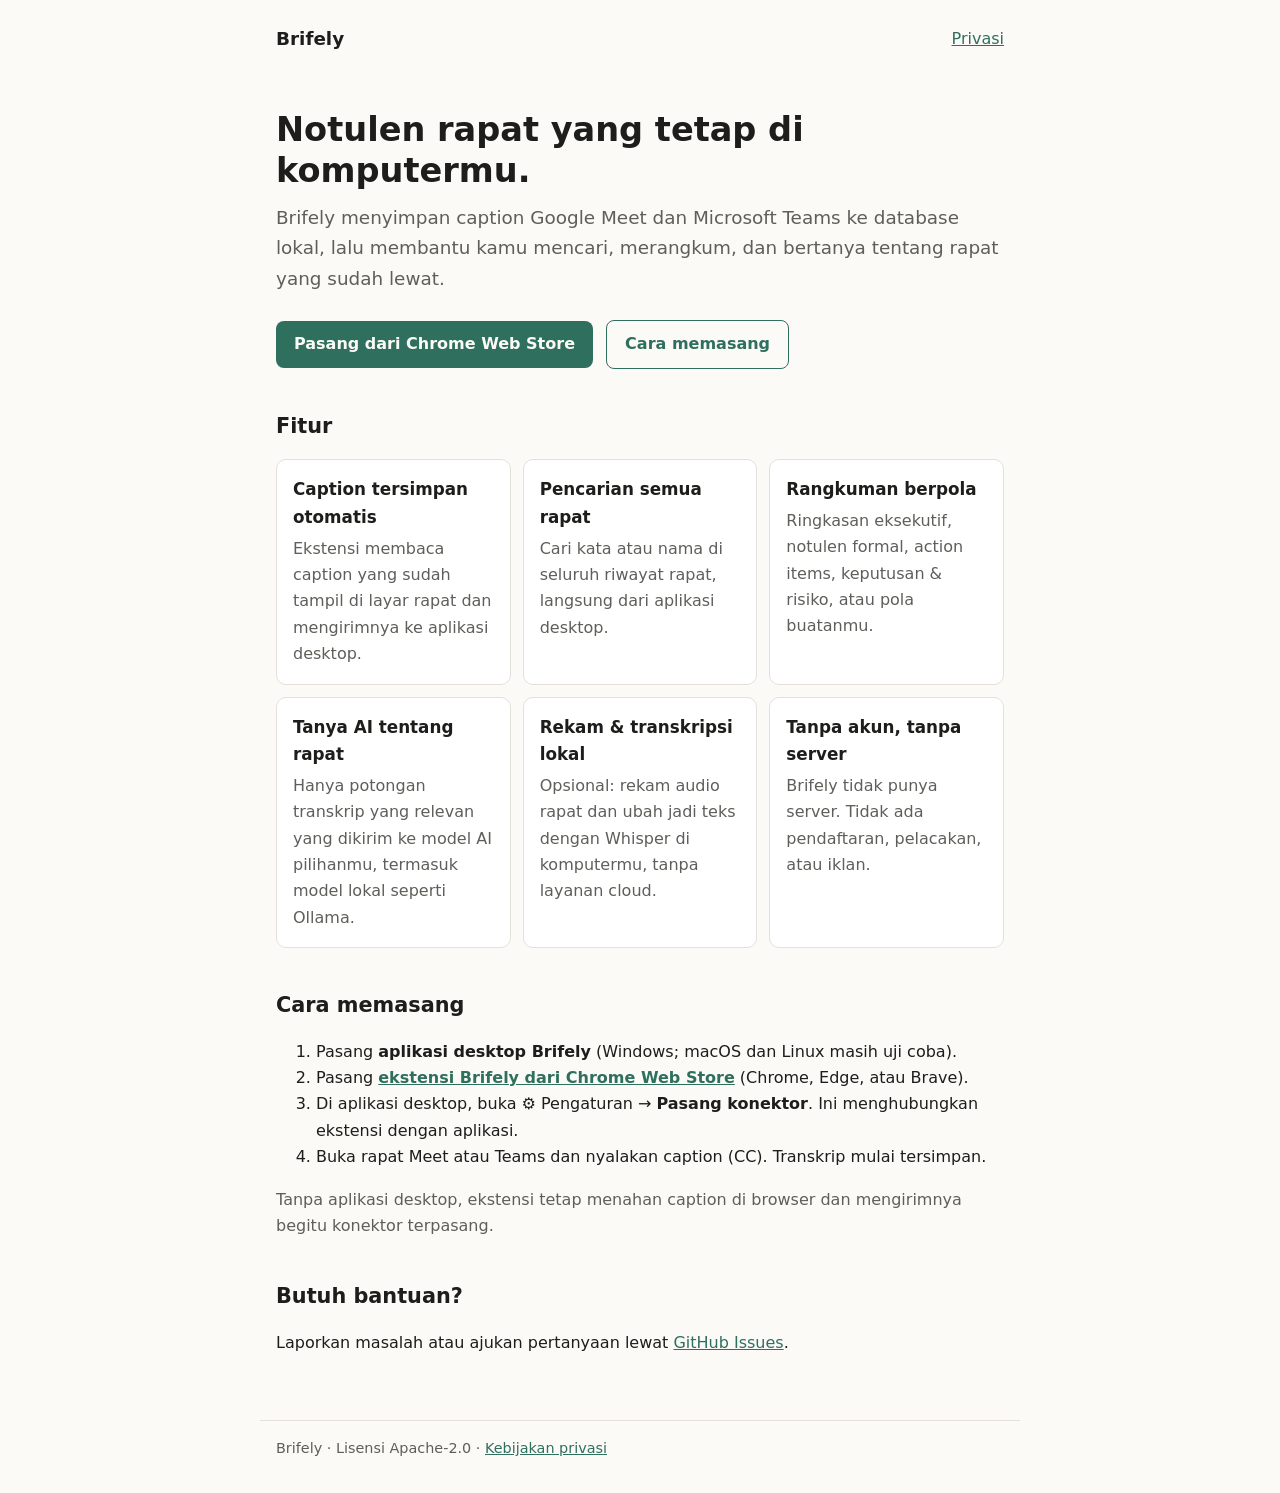
<file: index.html>
<!doctype html>
<html lang="id">
<head>
  <meta charset="utf-8">
  <meta name="viewport" content="width=device-width, initial-scale=1">
  <title>Brifely</title>
  <meta name="description" content="Notulen rapat Google Meet dan Microsoft Teams yang tersimpan di komputermu sendiri.">
  <link rel="stylesheet" href="style.css">
</head>
<body>
  <header>
    <a class="brand" href="./">Brifely</a>
    <nav><a href="privacy.html">Privasi</a></nav>
  </header>

  <main>
    <h1>Notulen rapat yang tetap di komputermu.</h1>
    <p class="lead">
      Brifely menyimpan caption Google Meet dan Microsoft Teams ke database lokal, lalu membantu kamu
      mencari, merangkum, dan bertanya tentang rapat yang sudah lewat.
    </p>
    <a class="button" href="https://chromewebstore.google.com/detail/brifely/hcboglmlcmhjhmopoliiehlnmppiofbl">Pasang dari Chrome Web Store</a>
    <a class="button secondary" href="#mulai">Cara memasang</a>

    <h2>Fitur</h2>
    <div class="grid">
      <div class="card">
        <h3>Caption tersimpan otomatis</h3>
        <p>Ekstensi membaca caption yang sudah tampil di layar rapat dan mengirimnya ke aplikasi desktop.</p>
      </div>
      <div class="card">
        <h3>Pencarian semua rapat</h3>
        <p>Cari kata atau nama di seluruh riwayat rapat, langsung dari aplikasi desktop.</p>
      </div>
      <div class="card">
        <h3>Rangkuman berpola</h3>
        <p>Ringkasan eksekutif, notulen formal, action items, keputusan &amp; risiko, atau pola buatanmu.</p>
      </div>
      <div class="card">
        <h3>Tanya AI tentang rapat</h3>
        <p>Hanya potongan transkrip yang relevan yang dikirim ke model AI pilihanmu, termasuk model lokal seperti Ollama.</p>
      </div>
      <div class="card">
        <h3>Rekam &amp; transkripsi lokal</h3>
        <p>Opsional: rekam audio rapat dan ubah jadi teks dengan Whisper di komputermu, tanpa layanan cloud.</p>
      </div>
      <div class="card">
        <h3>Tanpa akun, tanpa server</h3>
        <p>Brifely tidak punya server. Tidak ada pendaftaran, pelacakan, atau iklan.</p>
      </div>
    </div>

    <h2 id="mulai">Cara memasang</h2>
    <ol>
      <li>Pasang <b>aplikasi desktop Brifely</b> (Windows; macOS dan Linux masih uji coba).</li>
      <li>Pasang <a href="https://chromewebstore.google.com/detail/brifely/hcboglmlcmhjhmopoliiehlnmppiofbl"><b>ekstensi Brifely dari Chrome Web Store</b></a> (Chrome, Edge, atau Brave).</li>
      <li>Di aplikasi desktop, buka ⚙ Pengaturan → <b>Pasang konektor</b>. Ini menghubungkan ekstensi dengan aplikasi.</li>
      <li>Buka rapat Meet atau Teams dan nyalakan caption (CC). Transkrip mulai tersimpan.</li>
    </ol>
    <p class="muted">
      Tanpa aplikasi desktop, ekstensi tetap menahan caption di browser dan mengirimnya begitu konektor terpasang.
    </p>

    <h2>Butuh bantuan?</h2>
    <p>Laporkan masalah atau ajukan pertanyaan lewat <a href="https://github.com/alfikr/site/issues">GitHub Issues</a>.</p>
  </main>

  <footer>
    Brifely · Lisensi Apache-2.0 · <a href="privacy.html">Kebijakan privasi</a>
  </footer>
</body>
</html>
</file>
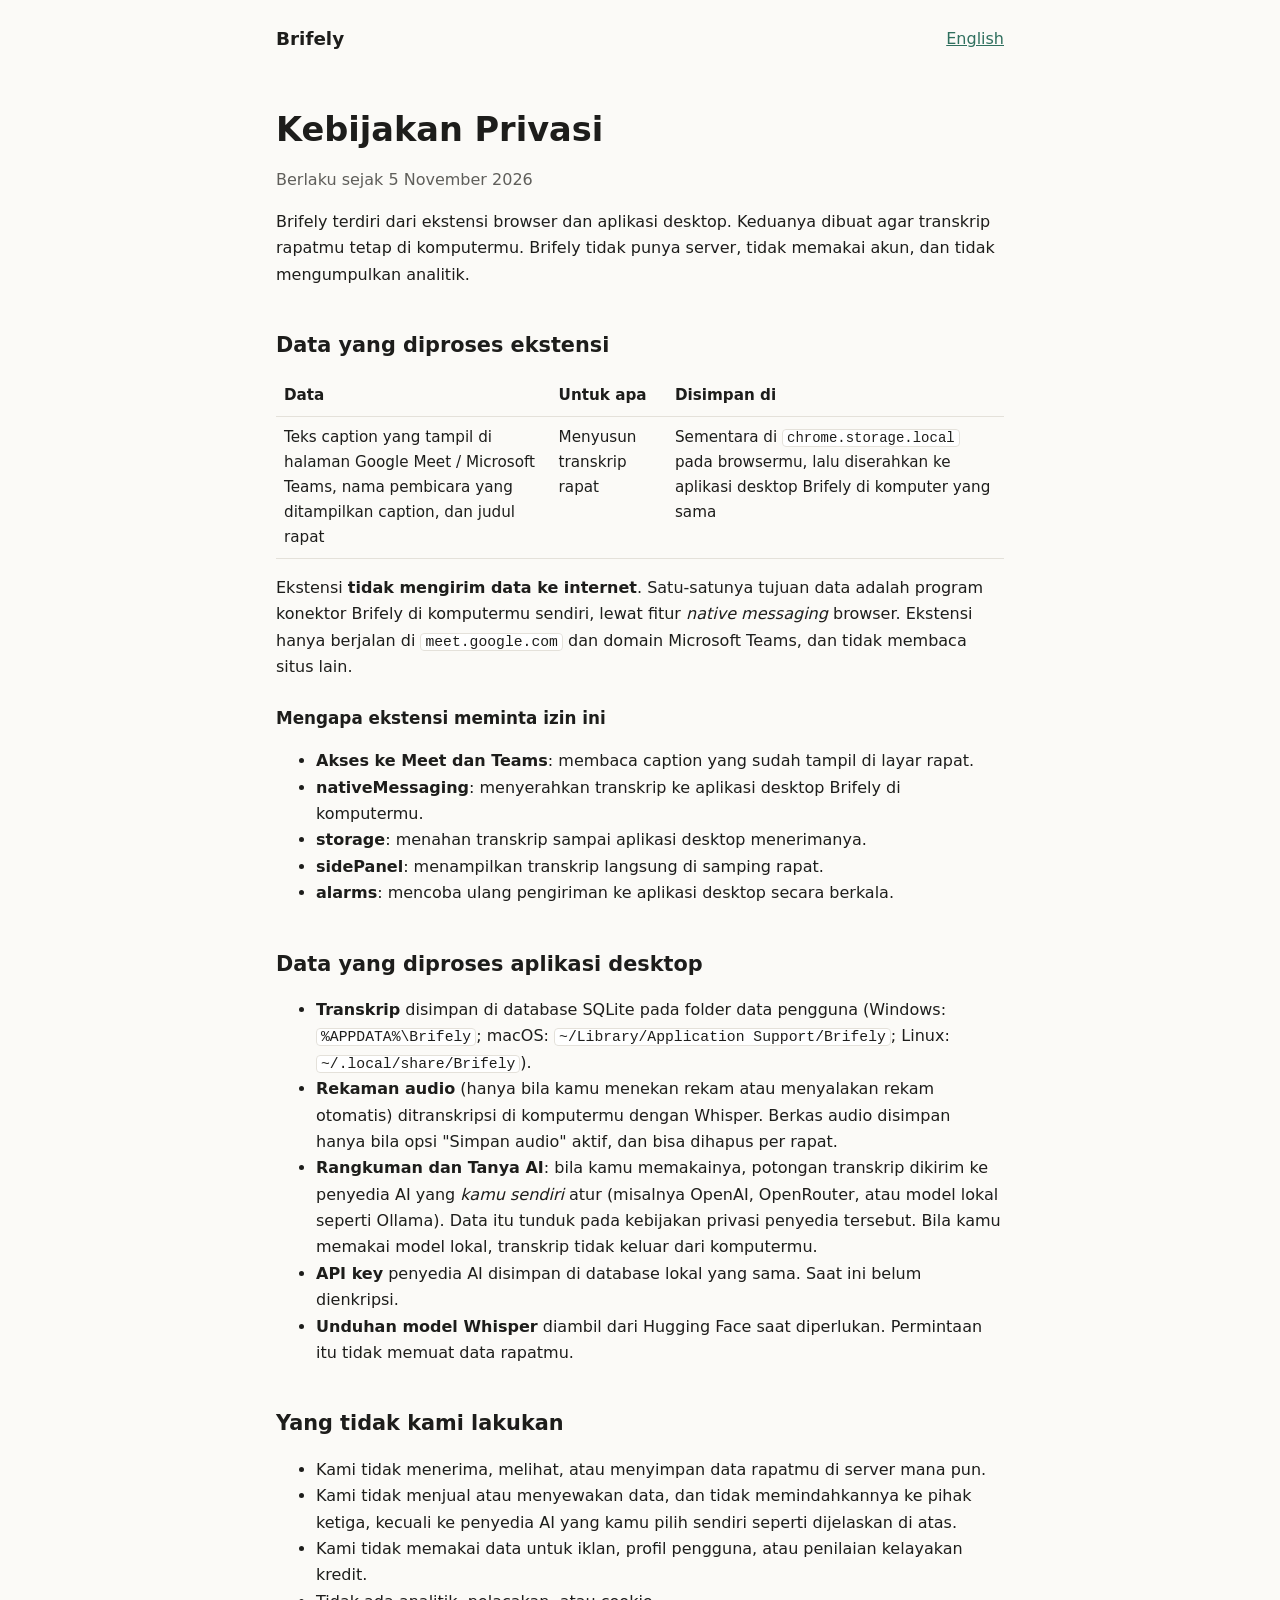
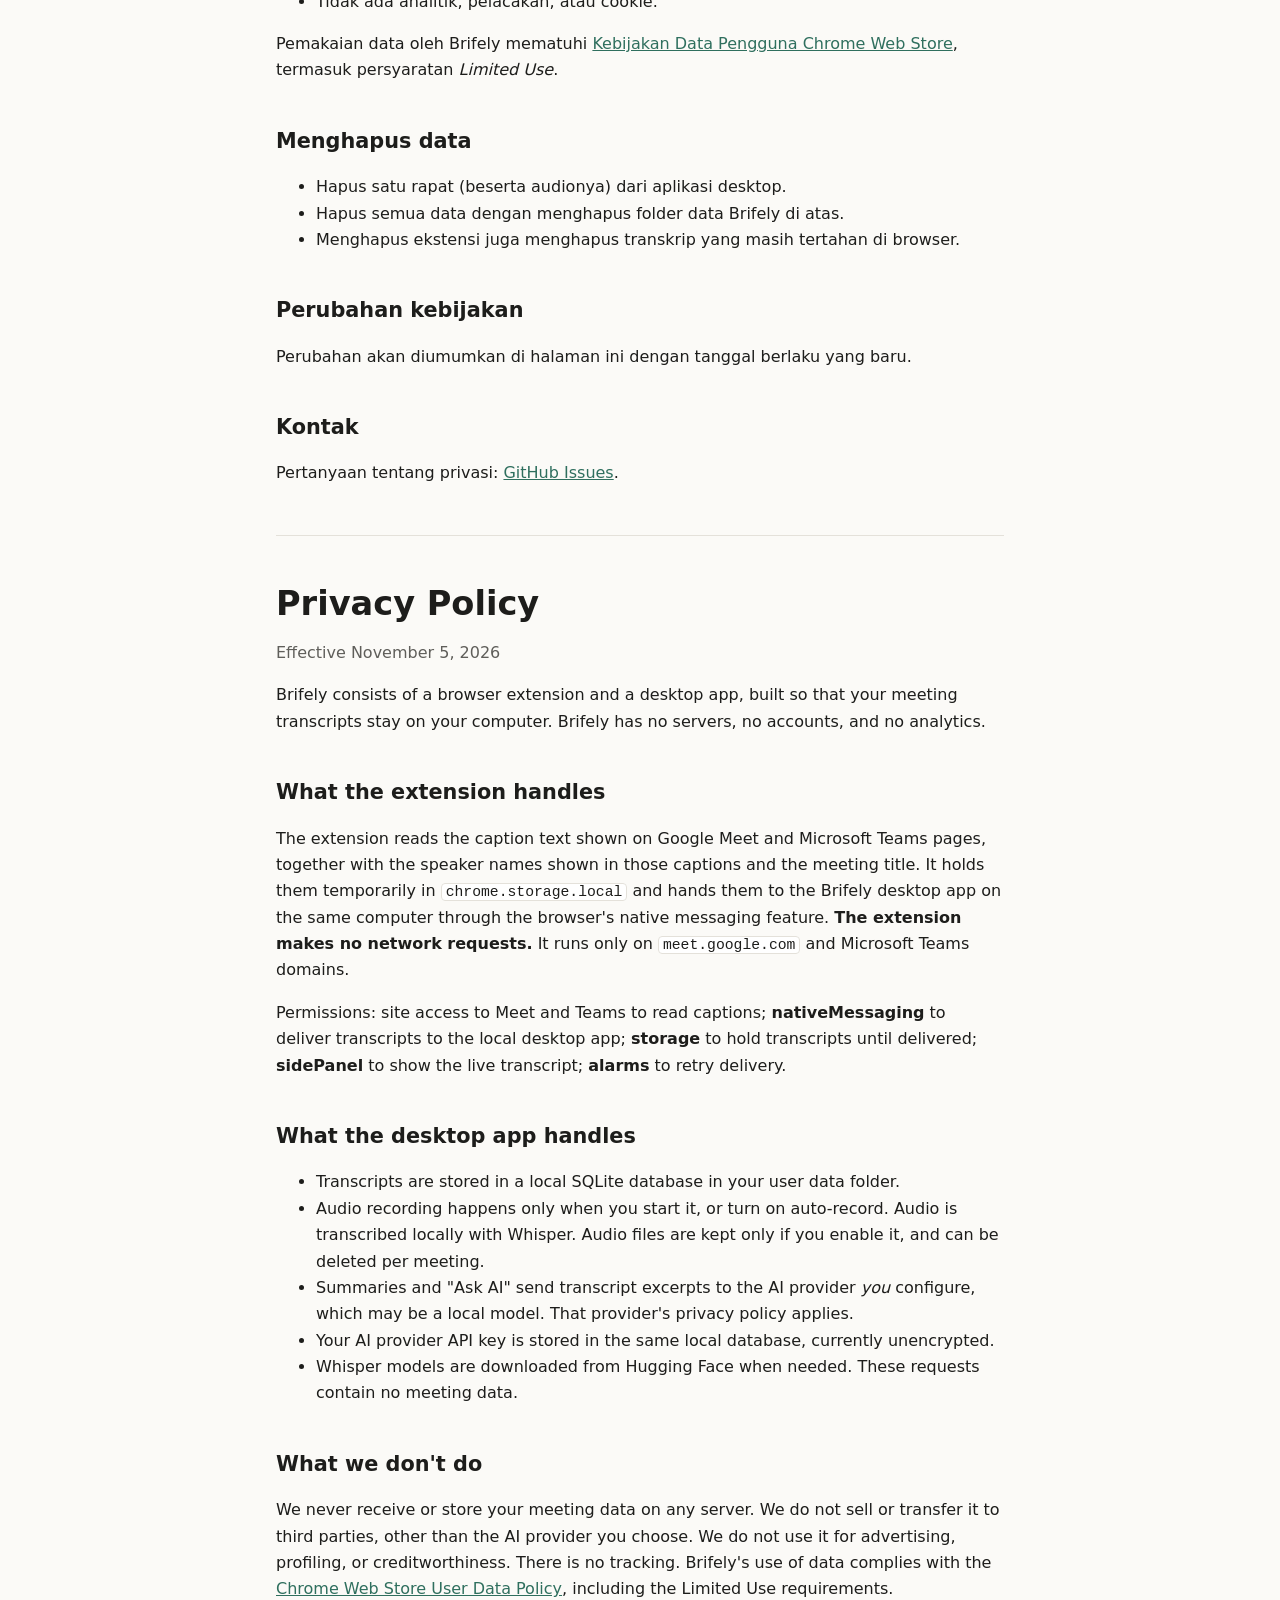
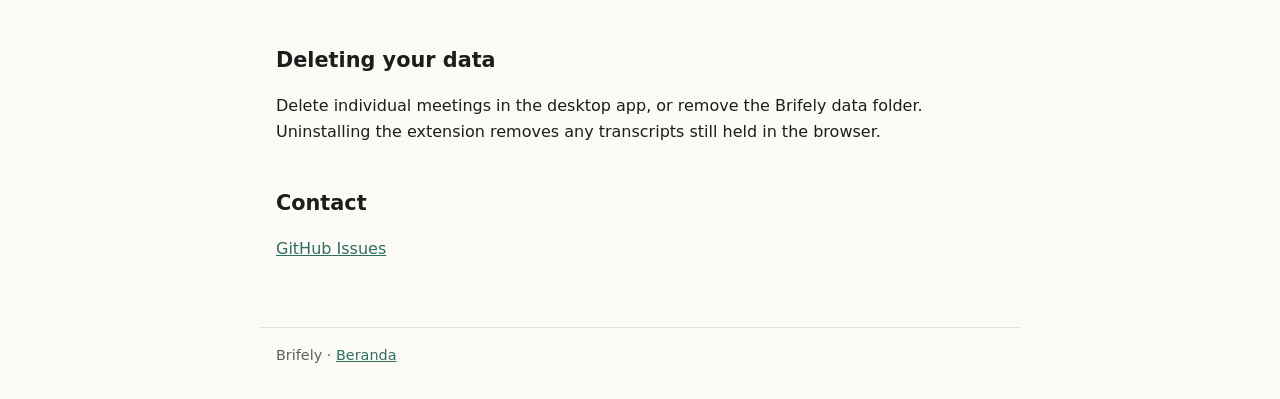
<file: privacy.html>
<!doctype html>
<html lang="id">
<head>
  <meta charset="utf-8">
  <meta name="viewport" content="width=device-width, initial-scale=1">
  <title>Kebijakan Privasi Brifely</title>
  <meta name="description" content="Data apa yang dikumpulkan ekstensi dan aplikasi desktop Brifely, dan di mana data itu disimpan.">
  <link rel="stylesheet" href="style.css">
</head>
<body>
  <header>
    <a class="brand" href="./">Brifely</a>
    <nav><a href="#english">English</a></nav>
  </header>

  <main>
    <h1>Kebijakan Privasi</h1>
    <p class="muted">Berlaku sejak 5 November 2026</p>

    <p>
      Brifely terdiri dari ekstensi browser dan aplikasi desktop. Keduanya dibuat agar transkrip rapatmu
      tetap di komputermu. Brifely tidak punya server, tidak memakai akun, dan tidak mengumpulkan analitik.
    </p>

    <h2>Data yang diproses ekstensi</h2>
    <table>
      <tr><th>Data</th><th>Untuk apa</th><th>Disimpan di</th></tr>
      <tr>
        <td>Teks caption yang tampil di halaman Google Meet / Microsoft Teams, nama pembicara yang ditampilkan caption, dan judul rapat</td>
        <td>Menyusun transkrip rapat</td>
        <td>Sementara di <code>chrome.storage.local</code> pada browsermu, lalu diserahkan ke aplikasi desktop Brifely di komputer yang sama</td>
      </tr>
    </table>
    <p>
      Ekstensi <b>tidak mengirim data ke internet</b>. Satu-satunya tujuan data adalah program konektor Brifely
      di komputermu sendiri, lewat fitur <i>native messaging</i> browser. Ekstensi hanya berjalan di
      <code>meet.google.com</code> dan domain Microsoft Teams, dan tidak membaca situs lain.
    </p>

    <h3>Mengapa ekstensi meminta izin ini</h3>
    <ul>
      <li><b>Akses ke Meet dan Teams</b>: membaca caption yang sudah tampil di layar rapat.</li>
      <li><b>nativeMessaging</b>: menyerahkan transkrip ke aplikasi desktop Brifely di komputermu.</li>
      <li><b>storage</b>: menahan transkrip sampai aplikasi desktop menerimanya.</li>
      <li><b>sidePanel</b>: menampilkan transkrip langsung di samping rapat.</li>
      <li><b>alarms</b>: mencoba ulang pengiriman ke aplikasi desktop secara berkala.</li>
    </ul>

    <h2>Data yang diproses aplikasi desktop</h2>
    <ul>
      <li>
        <b>Transkrip</b> disimpan di database SQLite pada folder data pengguna
        (Windows: <code>%APPDATA%\Brifely</code>; macOS: <code>~/Library/Application Support/Brifely</code>;
        Linux: <code>~/.local/share/Brifely</code>).
      </li>
      <li>
        <b>Rekaman audio</b> (hanya bila kamu menekan rekam atau menyalakan rekam otomatis) ditranskripsi
        di komputermu dengan Whisper. Berkas audio disimpan hanya bila opsi "Simpan audio" aktif, dan bisa dihapus per rapat.
      </li>
      <li>
        <b>Rangkuman dan Tanya AI</b>: bila kamu memakainya, potongan transkrip dikirim ke penyedia AI yang
        <i>kamu sendiri</i> atur (misalnya OpenAI, OpenRouter, atau model lokal seperti Ollama). Data itu
        tunduk pada kebijakan privasi penyedia tersebut. Bila kamu memakai model lokal, transkrip tidak keluar dari komputermu.
      </li>
      <li>
        <b>API key</b> penyedia AI disimpan di database lokal yang sama. Saat ini belum dienkripsi.
      </li>
      <li>
        <b>Unduhan model Whisper</b> diambil dari Hugging Face saat diperlukan. Permintaan itu tidak memuat data rapatmu.
      </li>
    </ul>

    <h2>Yang tidak kami lakukan</h2>
    <ul>
      <li>Kami tidak menerima, melihat, atau menyimpan data rapatmu di server mana pun.</li>
      <li>Kami tidak menjual atau menyewakan data, dan tidak memindahkannya ke pihak ketiga, kecuali ke penyedia AI yang kamu pilih sendiri seperti dijelaskan di atas.</li>
      <li>Kami tidak memakai data untuk iklan, profil pengguna, atau penilaian kelayakan kredit.</li>
      <li>Tidak ada analitik, pelacakan, atau cookie.</li>
    </ul>
    <p>
      Pemakaian data oleh Brifely mematuhi
      <a href="https://developer.chrome.com/docs/webstore/program-policies/user-data-faq">Kebijakan Data Pengguna Chrome Web Store</a>,
      termasuk persyaratan <i>Limited Use</i>.
    </p>

    <h2>Menghapus data</h2>
    <ul>
      <li>Hapus satu rapat (beserta audionya) dari aplikasi desktop.</li>
      <li>Hapus semua data dengan menghapus folder data Brifely di atas.</li>
      <li>Menghapus ekstensi juga menghapus transkrip yang masih tertahan di browser.</li>
    </ul>

    <h2>Perubahan kebijakan</h2>
    <p>Perubahan akan diumumkan di halaman ini dengan tanggal berlaku yang baru.</p>

    <h2>Kontak</h2>
    <p>Pertanyaan tentang privasi: <a href="https://github.com/alfikr/site/issues">GitHub Issues</a>.</p>

    <hr>

    <h1 id="english">Privacy Policy</h1>
    <p class="muted">Effective November 5, 2026</p>

    <p>
      Brifely consists of a browser extension and a desktop app, built so that your meeting transcripts stay
      on your computer. Brifely has no servers, no accounts, and no analytics.
    </p>

    <h2>What the extension handles</h2>
    <p>
      The extension reads the caption text shown on Google Meet and Microsoft Teams pages, together with the speaker
      names shown in those captions and the meeting title. It holds them temporarily in <code>chrome.storage.local</code>
      and hands them to the Brifely desktop app on the same computer through the browser's native messaging feature.
      <b>The extension makes no network requests.</b> It runs only on <code>meet.google.com</code> and Microsoft
      Teams domains.
    </p>
    <p>
      Permissions: site access to Meet and Teams to read captions; <b>nativeMessaging</b> to deliver transcripts
      to the local desktop app;
      <b>storage</b> to hold transcripts until delivered; <b>sidePanel</b> to show the live transcript;
      <b>alarms</b> to retry delivery.
    </p>

    <h2>What the desktop app handles</h2>
    <ul>
      <li>Transcripts are stored in a local SQLite database in your user data folder.</li>
      <li>Audio recording happens only when you start it, or turn on auto-record. Audio is transcribed locally with Whisper. Audio files are kept only if you enable it, and can be deleted per meeting.</li>
      <li>Summaries and "Ask AI" send transcript excerpts to the AI provider <i>you</i> configure, which may be a local model. That provider's privacy policy applies.</li>
      <li>Your AI provider API key is stored in the same local database, currently unencrypted.</li>
      <li>Whisper models are downloaded from Hugging Face when needed. These requests contain no meeting data.</li>
    </ul>

    <h2>What we don't do</h2>
    <p>
      We never receive or store your meeting data on any server. We do not sell or transfer it to third parties,
      other than the AI provider you choose. We do not use it for advertising, profiling, or creditworthiness. There is no tracking.
      Brifely's use of data complies with the
      <a href="https://developer.chrome.com/docs/webstore/program-policies/user-data-faq">Chrome Web Store User Data Policy</a>,
      including the Limited Use requirements.
    </p>

    <h2>Deleting your data</h2>
    <p>
      Delete individual meetings in the desktop app, or remove the Brifely data folder. Uninstalling the extension
      removes any transcripts still held in the browser.
    </p>

    <h2>Contact</h2>
    <p><a href="https://github.com/alfikr/site/issues">GitHub Issues</a></p>
  </main>

  <footer>
    Brifely · <a href="./">Beranda</a>
  </footer>
</body>
</html>
</file>
<file: style.css>
:root {
  --bg: #fbfaf7;
  --fg: #1d1d1b;
  --muted: #5f5e5a;
  --line: #e4e1da;
  --accent: #2f6f5e;
  --card: #ffffff;
  color-scheme: light;
}
@media (prefers-color-scheme: dark) {
  :root {
    --bg: #161715;
    --fg: #ecebe6;
    --muted: #a5a39c;
    --line: #2d2e2b;
    --accent: #7cc4ad;
    --card: #1e1f1c;
    color-scheme: dark;
  }
}

* { box-sizing: border-box; }
body {
  margin: 0;
  background: var(--bg);
  color: var(--fg);
  font: 16px/1.65 system-ui, -apple-system, "Segoe UI", Roboto, sans-serif;
}
main, header, footer { max-width: 760px; margin: 0 auto; padding: 0 16px; }
header { display: flex; justify-content: space-between; align-items: center; padding-top: 24px; padding-bottom: 8px; }
header a.brand { font-weight: 700; font-size: 1.15rem; color: var(--fg); text-decoration: none; }
nav a { margin-left: 16px; }
a { color: var(--accent); }
h1 { font-size: 2.1rem; line-height: 1.2; margin: 48px 0 12px; }
h2 { font-size: 1.3rem; margin: 40px 0 8px; }
h3 { font-size: 1.05rem; margin: 24px 0 4px; }
p.lead { font-size: 1.15rem; color: var(--muted); margin-top: 0; }
.muted { color: var(--muted); }
code { font-size: .92em; background: var(--card); border: 1px solid var(--line); border-radius: 4px; padding: 0 4px; }
.grid { display: grid; grid-template-columns: repeat(auto-fit, minmax(220px, 1fr)); gap: 12px; margin-top: 16px; }
.card { background: var(--card); border: 1px solid var(--line); border-radius: 10px; padding: 16px; }
.card h3 { margin-top: 0; }
.card p { margin: 0; color: var(--muted); }
.button {
  display: inline-block; margin: 8px 8px 0 0; padding: 10px 18px; border-radius: 8px;
  background: var(--accent); color: var(--bg); text-decoration: none; font-weight: 600;
}
.button.secondary { background: transparent; color: var(--accent); border: 1px solid var(--accent); }
table { border-collapse: collapse; width: 100%; margin: 12px 0; font-size: .95rem; }
th, td { text-align: left; vertical-align: top; padding: 8px; border-bottom: 1px solid var(--line); }
footer { margin-top: 64px; padding-bottom: 32px; border-top: 1px solid var(--line); padding-top: 16px; color: var(--muted); font-size: .9rem; }
hr { border: 0; border-top: 1px solid var(--line); margin: 48px 0; }
</file>
